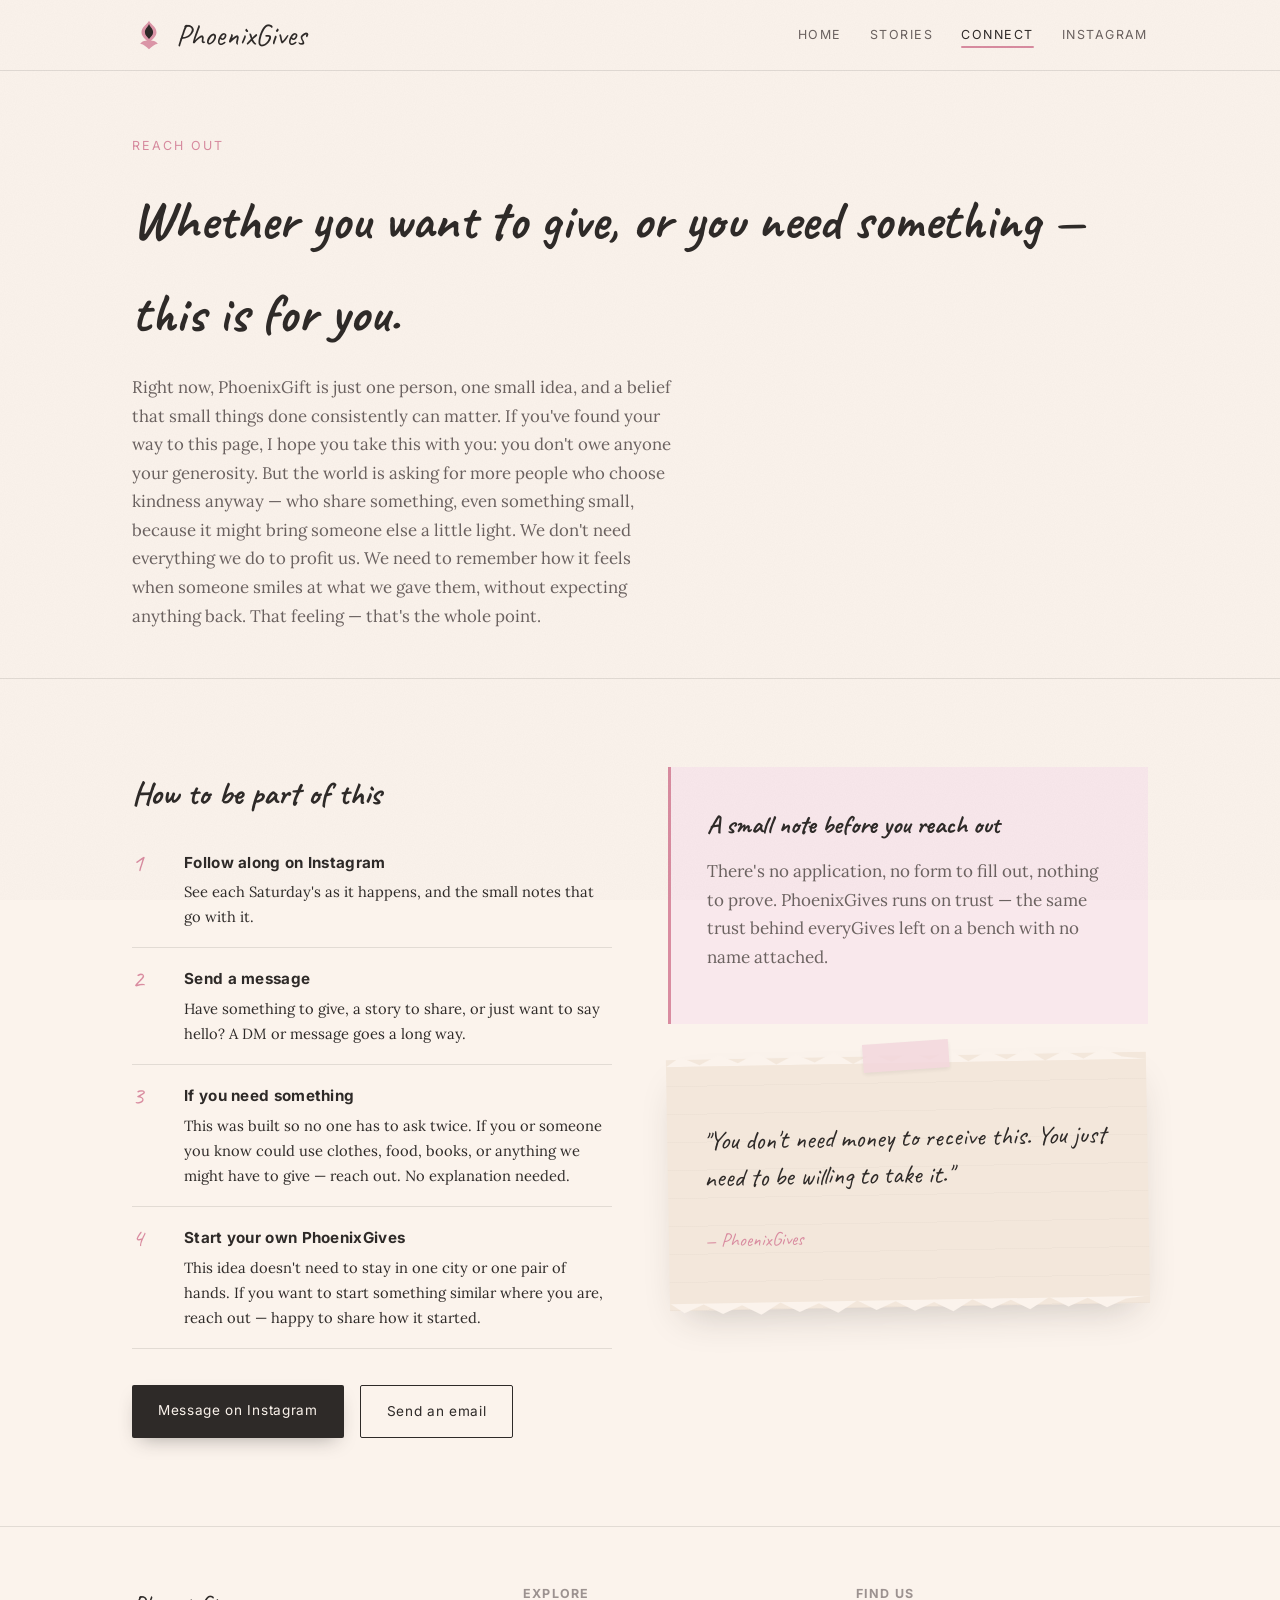
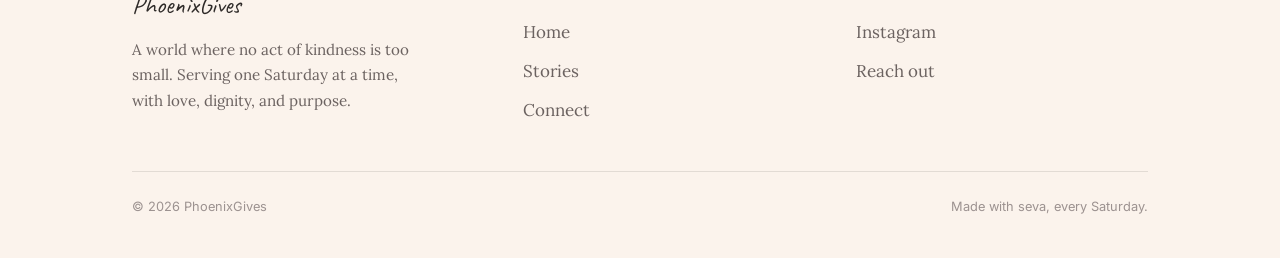
<file: connect.html>
<!DOCTYPE html>
<html lang="en">
<head>
<meta charset="UTF-8">
<meta name="viewport" content="width=device-width, initial-scale=1.0">
<title>Connect — PhoenixGives</title>
<meta name="description" content="Get involved with PhoenixGives, ask for help, or reach out directly.">
<link rel="preconnect" href="https://fonts.googleapis.com">
<link rel="preconnect" href="https://fonts.gstatic.com" crossorigin>
<link href="https://fonts.googleapis.com/css2?family=Caveat:wght@500;600;700&family=Lora:ital,wght@0,400;0,500;1,400&family=Inter:wght@400;500;600&display=swap" rel="stylesheet">
<link rel="stylesheet" href="style.css">
</head>
<body>

<header class="site-header">
  <nav class="nav">
    <a href="index.html" class="brand">
      <svg viewBox="0 0 100 100" fill="none" xmlns="http://www.w3.org/2000/svg">
        <path d="M50 8 C58 22 72 26 72 42 C72 54 62 60 56 68 C62 66 70 68 76 76 C64 78 58 86 50 92 C42 86 36 78 24 76 C30 68 38 66 44 68 C38 60 28 54 28 42 C28 26 42 22 50 8 Z" fill="#D98CA0" opacity="0.9"/>
        <path d="M50 18 C54 28 62 32 62 42 C62 50 56 55 50 62 C44 55 38 50 38 42 C38 32 46 28 50 18 Z" fill="#2E2A28"/>
      </svg>
      PhoenixGives
    </a>
    <button class="nav-toggle" aria-label="Toggle menu" aria-expanded="false">☰</button>
    <ul class="nav-links">
      <li><a href="index.html">Home</a></li>
      <li><a href="stories.html">Stories</a></li>
      <li><a href="connect.html" class="active">Connect</a></li>
      <li><a href="https://www.instagram.com/phoenixgives/" target="_blank" rel="noopener">Instagram</a></li>
    </ul>
  </nav>
</header>

<main>

  <section class="page-hero">
    <div class="wrap">
      <span class="eyebrow">Reach Out</span>
      <h1>Whether you want to give, or you need something — this is for you.</h1>
      <p>Right now, PhoenixGift is just one person, one small idea, and a belief that small things done consistently can matter.
If you've found your way to this page, I hope you take this with you: you don't owe anyone your generosity. But the world is asking for more people who choose kindness anyway — who share something, even something small, because it might bring someone else a little light.
We don't need everything we do to profit us. We need to remember how it feels when someone smiles at what we gave them, without expecting anything back. That feeling — that's the whole point.</p>
    </div>
  </section>

  <section class="section">
    <div class="wrap connect-grid">

      <div>
        <h2 style="font-family: var(--font-display); font-size: 2rem; margin: 0 0 28px;">How to be part of this</h2>
        <ul class="help-list">
          <li>
            <span class="help-num">1</span>
            <div class="help-text">
              <h4>Follow along on Instagram</h4>
              <p>See each Saturday's as it happens, and the small notes that go with it.</p>
            </div>
          </li>
          <li>
            <span class="help-num">2</span>
            <div class="help-text">
              <h4>Send a message</h4>
              <p>Have something to give, a story to share, or just want to say hello? A DM or message goes a long way.</p>
            </div>
          </li>
          <li>
            <span class="help-num">3</span>
            <div class="help-text">
              <h4>If you need something</h4>
              <p>This was built so no one has to ask twice. If you or someone you know could use clothes, food, books, or anything we might have to give — reach out. No explanation needed.</p>
            </div>
          </li>
          <li>
            <span class="help-num">4</span>
            <div class="help-text">
              <h4>Start your own PhoenixGives</h4>
              <p>This idea doesn't need to stay in one city or one pair of hands. If you want to start something similar where you are, reach out — happy to share how it started.</p>
            </div>
          </li>
        </ul>

        <div class="btn-row">
          <a href="https://instagram.com" target="_blank" rel="noopener" class="btn btn-primary">Message on Instagram</a>
          <a href="mailto:hello@phoenixgift.org" class="btn btn-ghost">Send an email</a>
        </div>
      </div>

      <div>
        <div class="connect-card">
          <h3>A small note before you reach out</h3>
          <p>There's no application, no form to fill out, nothing to prove. PhoenixGives runs on trust — the same trust behind everyGives left on a bench with no name attached.</p>
        </div>

        <div class="note" style="--tilt: -1deg; margin-top: 32px;">
          <span class="washi"></span>
          <p class="note-quote">"You don't need money to receive this. You just need to be willing to take it."</p>
          <p class="note-sig">— PhoenixGives</p>
        </div>
      </div>

    </div>
  </section>

</main>

<footer class="site-footer">
  <div class="wrap">
    <div class="footer-grid">
      <div>
        <div class="footer-brand">PhoenixGives</div>
        <p class="footer-tagline">A world where no act of kindness is too small. Serving one Saturday at a time, with love, dignity, and purpose.</p>
      </div>
      <div class="footer-col">
        <h4>Explore</h4>
        <ul>
          <li><a href="index.html">Home</a></li>
          <li><a href="stories.html">Stories</a></li>
          <li><a href="connect.html">Connect</a></li>
        </ul>
      </div>
      <div class="footer-col">
        <h4>Find us</h4>
        <ul>
          <li><a href="https://instagram.com" target="_blank" rel="noopener">Instagram</a></li>
          <li><a href="connect.html">Reach out</a></li>
        </ul>
      </div>
    </div>
    <div class="footer-bottom">
      <span>© 2026 PhoenixGives</span>
      <span>Made with seva, every Saturday.</span>
    </div>
  </div>
</footer>

<script>
  const toggle = document.querySelector('.nav-toggle');
  const links = document.querySelector('.nav-links');
  toggle.addEventListener('click', () => {
    const open = links.classList.toggle('open');
    toggle.setAttribute('aria-expanded', open);
  });
</script>
</body>
</html>
</file>
<file: style.css>
/* ============================================
   PHOENIX GIFT — design tokens
   ============================================ */
:root {
  --paper: #FBF3EC;
  --paper-deep: #F3E7DB;
  --pink: #F3D7DD;
  --pink-soft: #F9E8EC;
  --pink-deep: #D98CA0;
  --ink: #2E2A28;
  --ink-soft: #6B6260;
  --ink-faint: #9C9290;
  --gold: #BD9140;
  --line: rgba(46, 42, 40, 0.12);

  --font-display: 'Caveat', cursive;
  --font-body: 'Lora', serif;
  --font-meta: 'Inter', sans-serif;

  --max-w: 1080px;
}

* { box-sizing: border-box; }
html { scroll-behavior: smooth; }

body {
  margin: 0;
  background: var(--paper);
  color: var(--ink);
  font-family: var(--font-body);
  font-size: 17px;
  line-height: 1.7;
  -webkit-font-smoothing: antialiased;
}

/* subtle paper grain, everywhere */
body::before {
  content: '';
  position: fixed;
  inset: 0;
  pointer-events: none;
  z-index: 9999;
  opacity: 0.5;
  mix-blend-mode: multiply;
  background-image: url("data:image/svg+xml,%3Csvg xmlns='http://www.w3.org/2000/svg' width='200' height='200'%3E%3Cfilter id='n'%3E%3CfeTurbulence type='fractalNoise' baseFrequency='0.9' numOctaves='2' stitchTiles='stitch'/%3E%3CfeColorMatrix type='matrix' values='0 0 0 0 0 0 0 0 0 0 0 0 0 0 0 0 0 0 0.04 0'/%3E%3C/filter%3E%3Crect width='100%25' height='100%25' filter='url(%23n)'/%3E%3C/svg%3E");
}

a { color: var(--pink-deep); text-decoration: none; }
a:hover { text-decoration: underline; }

img { max-width: 100%; display: block; }

:focus-visible {
  outline: 2px solid var(--gold);
  outline-offset: 3px;
}

.wrap {
  max-width: var(--max-w);
  margin: 0 auto;
  padding: 0 32px;
}

/* ---------- header / nav ---------- */
.site-header {
  position: sticky;
  top: 0;
  z-index: 100;
  background: rgba(251, 243, 236, 0.88);
  backdrop-filter: blur(6px);
  border-bottom: 1px solid var(--line);
}

.nav {
  max-width: var(--max-w);
  margin: 0 auto;
  padding: 18px 32px;
  display: flex;
  align-items: center;
  justify-content: space-between;
  gap: 24px;
}

.brand {
  display: flex;
  align-items: center;
  gap: 10px;
  font-family: var(--font-display);
  font-size: 1.9rem;
  color: var(--ink);
  line-height: 1;
}

.brand svg { width: 34px; height: 34px; flex-shrink: 0; }

.nav-links {
  display: flex;
  gap: 28px;
  list-style: none;
  margin: 0;
  padding: 0;
  font-family: var(--font-meta);
  font-size: 0.78rem;
  letter-spacing: 0.12em;
  text-transform: uppercase;
}

.nav-links a {
  color: var(--ink-soft);
  position: relative;
  padding-bottom: 4px;
}
.nav-links a:hover { color: var(--ink); text-decoration: none; }
.nav-links a.active { color: var(--ink); }
.nav-links a.active::after {
  content: '';
  position: absolute;
  left: 0; right: 0; bottom: -2px;
  height: 2px;
  background: var(--pink-deep);
  border-radius: 2px;
}

.nav-toggle {
  display: none;
  background: none;
  border: none;
  font-size: 1.6rem;
  color: var(--ink);
  cursor: pointer;
}

/* ---------- torn newspaper note — THE signature element ---------- */
.note {
  position: relative;
  background:
    repeating-linear-gradient(0deg, rgba(46,42,40,0.025) 0px, rgba(46,42,40,0.025) 1px, transparent 1px, transparent 28px),
    var(--paper-deep);
  padding: 38px 36px 34px;
  box-shadow: 0 18px 38px -16px rgba(46, 42, 40, 0.25);
  transform: rotate(var(--tilt, -0.6deg));
}

.note::before,
.note::after {
  content: '';
  position: absolute;
  left: 0; right: 0;
  height: 14px;
  background: var(--paper);
  background-size: 16px 16px;
}
.note::before {
  top: -7px;
  clip-path: polygon(0% 100%, 3% 30%, 7% 90%, 11% 20%, 15% 80%, 19% 10%, 23% 95%, 27% 25%, 31% 85%, 35% 15%, 39% 100%, 43% 30%, 47% 90%, 51% 20%, 55% 80%, 59% 10%, 63% 95%, 67% 25%, 71% 85%, 75% 15%, 79% 100%, 83% 30%, 87% 90%, 91% 20%, 95% 80%, 100% 100%, 100% 100%, 0% 100%);
}
.note::after {
  bottom: -7px;
  clip-path: polygon(0% 0%, 3% 70%, 7% 10%, 11% 80%, 15% 20%, 19% 90%, 23% 5%, 27% 75%, 31% 15%, 35% 85%, 39% 0%, 43% 70%, 47% 10%, 51% 80%, 55% 20%, 59% 90%, 63% 5%, 67% 75%, 71% 15%, 75% 85%, 79% 0%, 83% 70%, 87% 10%, 91% 80%, 95% 20%, 100% 0%, 100% 0%, 0% 0%);
}

.note-quote {
  font-family: var(--font-display);
  font-size: 1.65rem;
  color: var(--ink);
  line-height: 1.4;
}

.note-sig {
  margin-top: 14px;
  font-family: var(--font-display);
  font-size: 1.2rem;
  color: var(--pink-deep);
}

.washi {
  position: absolute;
  top: -14px;
  left: 50%;
  transform: translateX(-50%) rotate(-3deg);
  width: 86px;
  height: 28px;
  background: var(--pink);
  opacity: 0.85;
  box-shadow: 0 2px 4px rgba(0,0,0,0.08);
}

/* ---------- hero ---------- */
.hero {
  padding: 88px 0 64px;
  position: relative;
  overflow: hidden;
}

.hero-grid {
  display: grid;
  grid-template-columns: 1.1fr 0.9fr;
  gap: 56px;
  align-items: center;
}

.eyebrow {
  font-family: var(--font-meta);
  font-size: 0.78rem;
  letter-spacing: 0.16em;
  text-transform: uppercase;
  color: var(--pink-deep);
  margin-bottom: 18px;
  display: block;
}

.hero h1 {
  font-family: var(--font-display);
  font-size: 4.4rem;
  font-weight: 600;
  line-height: 1.05;
  margin: 0 0 22px;
  color: var(--ink);
}

.hero h1 em {
  font-style: normal;
  color: var(--pink-deep);
}

.hero p.lede {
  font-size: 1.18rem;
  color: var(--ink-soft);
  max-width: 460px;
  margin: 0 0 32px;
}

.btn-row { display: flex; gap: 16px; flex-wrap: wrap; }

.btn {
  font-family: var(--font-meta);
  font-size: 0.85rem;
  letter-spacing: 0.05em;
  padding: 14px 26px;
  border-radius: 2px;
  display: inline-block;
  transition: transform 0.15s ease, box-shadow 0.15s ease;
}
.btn:hover { text-decoration: none; transform: translateY(-2px); }

.btn-primary {
  background: var(--ink);
  color: var(--paper);
  box-shadow: 0 8px 20px -8px rgba(46,42,40,0.4);
}
.btn-primary:hover { box-shadow: 0 12px 24px -8px rgba(46,42,40,0.5); }

.btn-ghost {
  background: transparent;
  color: var(--ink);
  border: 1px solid var(--ink);
}
.btn-ghost:hover { background: var(--ink); color: var(--paper); }

/* ---------- mission / pillars ---------- */
.section {
  padding: 88px 0;
}

.section-head {
  max-width: 620px;
  margin: 0 0 52px;
}

.section-head .eyebrow { margin-bottom: 14px; }

.section-head h2 {
  font-family: var(--font-display);
  font-size: 2.6rem;
  margin: 0 0 16px;
  line-height: 1.15;
}

.section-head p {
  color: var(--ink-soft);
  font-size: 1.05rem;
  margin: 0;
}

.pillars {
  display: grid;
  grid-template-columns: repeat(3, 1fr);
  gap: 36px;
  margin-top: 8px;
}

.pillar {
  border-top: 2px solid var(--ink);
  padding-top: 22px;
}

.pillar-word {
  font-family: var(--font-display);
  font-size: 1.7rem;
  color: var(--pink-deep);
  display: block;
  margin-bottom: 10px;
}

.pillar p {
  color: var(--ink-soft);
  font-size: 0.98rem;
  margin: 0;
}

/* ---------- saturday strip ---------- */
.saturday {
  background: var(--ink);
  color: var(--paper);
  padding: 80px 0;
  position: relative;
}

.saturday .wrap {
  display: grid;
  grid-template-columns: 0.8fr 1.2fr;
  gap: 56px;
  align-items: center;
}

.saturday .eyebrow { color: var(--pink); }

.saturday h2 {
  font-family: var(--font-display);
  font-size: 2.8rem;
  margin: 0 0 18px;
  line-height: 1.1;
}

.saturday p {
  color: rgba(251, 243, 236, 0.78);
  font-size: 1.05rem;
}

.photo-frame {
  background: var(--paper);
  padding: 14px;
  box-shadow: 0 20px 40px -20px rgba(0,0,0,0.5);
  transform: rotate(-1.2deg);
}

.photo-frame img {
  width: 100%;
  aspect-ratio: 4/5;
  object-fit: cover;
  filter: sepia(0.18) saturate(1.05);
}

.photo-frame figcaption {
  font-family: var(--font-display);
  font-size: 1.1rem;
  color: var(--ink);
  text-align: center;
  padding-top: 10px;
}

/* ---------- instagram strip ---------- */
.insta-strip {
  padding: 88px 0;
  text-align: center;
}

.insta-strip h2 {
  font-family: var(--font-display);
  font-size: 2.4rem;
  margin: 0 0 12px;
}

.insta-strip p { color: var(--ink-soft); margin: 0 0 40px; }

.insta-grid {
  display: grid;
  grid-template-columns: repeat(4, 1fr);
  gap: 14px;
}

.insta-tile {
  aspect-ratio: 1;
  background: var(--pink-soft);
  overflow: hidden;
  position: relative;
}
.insta-tile img { width: 100%; height: 100%; object-fit: cover; }
.insta-tile::after {
  content: '♥';
  position: absolute;
  inset: 0;
  display: flex;
  align-items: center;
  justify-content: center;
  background: rgba(46,42,40,0);
  color: transparent;
  font-size: 1.6rem;
  transition: all 0.2s ease;
}
.insta-tile:hover::after {
  background: rgba(46,42,40,0.45);
  color: var(--paper);
}

/* ---------- footer ---------- */
.site-footer {
  border-top: 1px solid var(--line);
  padding: 56px 0 40px;
}

.footer-grid {
  display: grid;
  grid-template-columns: 1.2fr 1fr 1fr;
  gap: 40px;
  margin-bottom: 36px;
}

.footer-brand {
  font-family: var(--font-display);
  font-size: 1.6rem;
}

.footer-tagline {
  color: var(--ink-soft);
  font-size: 0.95rem;
  max-width: 280px;
  margin-top: 10px;
}

.footer-col h4 {
  font-family: var(--font-meta);
  font-size: 0.78rem;
  letter-spacing: 0.1em;
  text-transform: uppercase;
  color: var(--ink-faint);
  margin: 0 0 14px;
}

.footer-col ul { list-style: none; margin: 0; padding: 0; }
.footer-col li { margin-bottom: 10px; }
.footer-col a { color: var(--ink-soft); }
.footer-col a:hover { color: var(--ink); }

.footer-bottom {
  border-top: 1px solid var(--line);
  padding-top: 24px;
  font-family: var(--font-meta);
  font-size: 0.8rem;
  color: var(--ink-faint);
  display: flex;
  justify-content: space-between;
  flex-wrap: wrap;
  gap: 12px;
}

/* ---------- page header (subpages) ---------- */
.page-hero {
  padding: 64px 0 48px;
  border-bottom: 1px solid var(--line);
}

.page-hero h1 {
  font-family: var(--font-display);
  font-size: 3.4rem;
  margin: 0 0 14px;
}

.page-hero p {
  color: var(--ink-soft);
  max-width: 540px;
  font-size: 1.05rem;
  margin: 0;
}

/* ---------- stories page ---------- */
.story-list {
  display: grid;
  gap: 56px;
}

.story {
  display: grid;
  grid-template-columns: 0.9fr 1.1fr;
  gap: 44px;
  align-items: start;
}

.story:nth-child(even) { direction: rtl; }
.story:nth-child(even) > * { direction: ltr; }

.story-photo {
  background: var(--paper);
  padding: 10px;
  box-shadow: 0 16px 32px -16px rgba(46,42,40,0.3);
}
.story-photo img {
  width: 100%;
  aspect-ratio: 5/4;
  object-fit: cover;
  filter: sepia(0.15) saturate(1.05);
}

.story-meta {
  font-family: var(--font-meta);
  font-size: 0.78rem;
  letter-spacing: 0.1em;
  text-transform: uppercase;
  color: var(--pink-deep);
  margin-bottom: 12px;
  display: block;
}

.story h3 {
  font-family: var(--font-display);
  font-size: 2rem;
  margin: 0 0 14px;
}

.story p { color: var(--ink-soft); margin: 0 0 18px; }

/* ---------- connect page ---------- */
.connect-grid {
  display: grid;
  grid-template-columns: 1fr 1fr;
  gap: 56px;
  align-items: start;
}

.connect-card {
  background: var(--pink-soft);
  padding: 36px;
  border-left: 3px solid var(--pink-deep);
}

.connect-card h3 {
  font-family: var(--font-display);
  font-size: 1.6rem;
  margin: 0 0 10px;
}

.connect-card p { color: var(--ink-soft); margin: 0 0 16px; }

.help-list {
  list-style: none;
  margin: 0 0 36px;
  padding: 0;
  display: grid;
  gap: 18px;
}

.help-list li {
  display: flex;
  gap: 16px;
  align-items: flex-start;
  padding-bottom: 18px;
  border-bottom: 1px solid var(--line);
}

.help-num {
  font-family: var(--font-display);
  font-size: 1.6rem;
  color: var(--pink-deep);
  line-height: 1;
  flex-shrink: 0;
  width: 36px;
}

.help-text h4 {
  margin: 0 0 4px;
  font-family: var(--font-meta);
  font-size: 0.95rem;
  letter-spacing: 0.02em;
}
.help-text p { margin: 0; font-size: 0.92rem; }

/* ---------- responsive ---------- */
@media (max-width: 880px) {
  .hero-grid,
  .saturday .wrap,
  .story,
  .connect-grid,
  .footer-grid { grid-template-columns: 1fr; }

  .story:nth-child(even) { direction: ltr; }
  .story-photo { order: -1; }

  .pillars { grid-template-columns: 1fr; gap: 28px; }
  .insta-grid { grid-template-columns: repeat(2, 1fr); }

  .hero h1 { font-size: 3rem; }
  .hero { padding: 56px 0 40px; }
  .section { padding: 64px 0; }

  .nav-links {
    position: fixed;
    top: 64px;
    left: 0; right: 0;
    background: var(--paper);
    flex-direction: column;
    padding: 24px 32px;
    border-bottom: 1px solid var(--line);
    display: none;
    gap: 18px;
  }
  .nav-links.open { display: flex; }
  .nav-toggle { display: block; }
}

@media (prefers-reduced-motion: reduce) {
  * { transition: none !important; animation: none !important; scroll-behavior: auto !important; }
}
</file>
